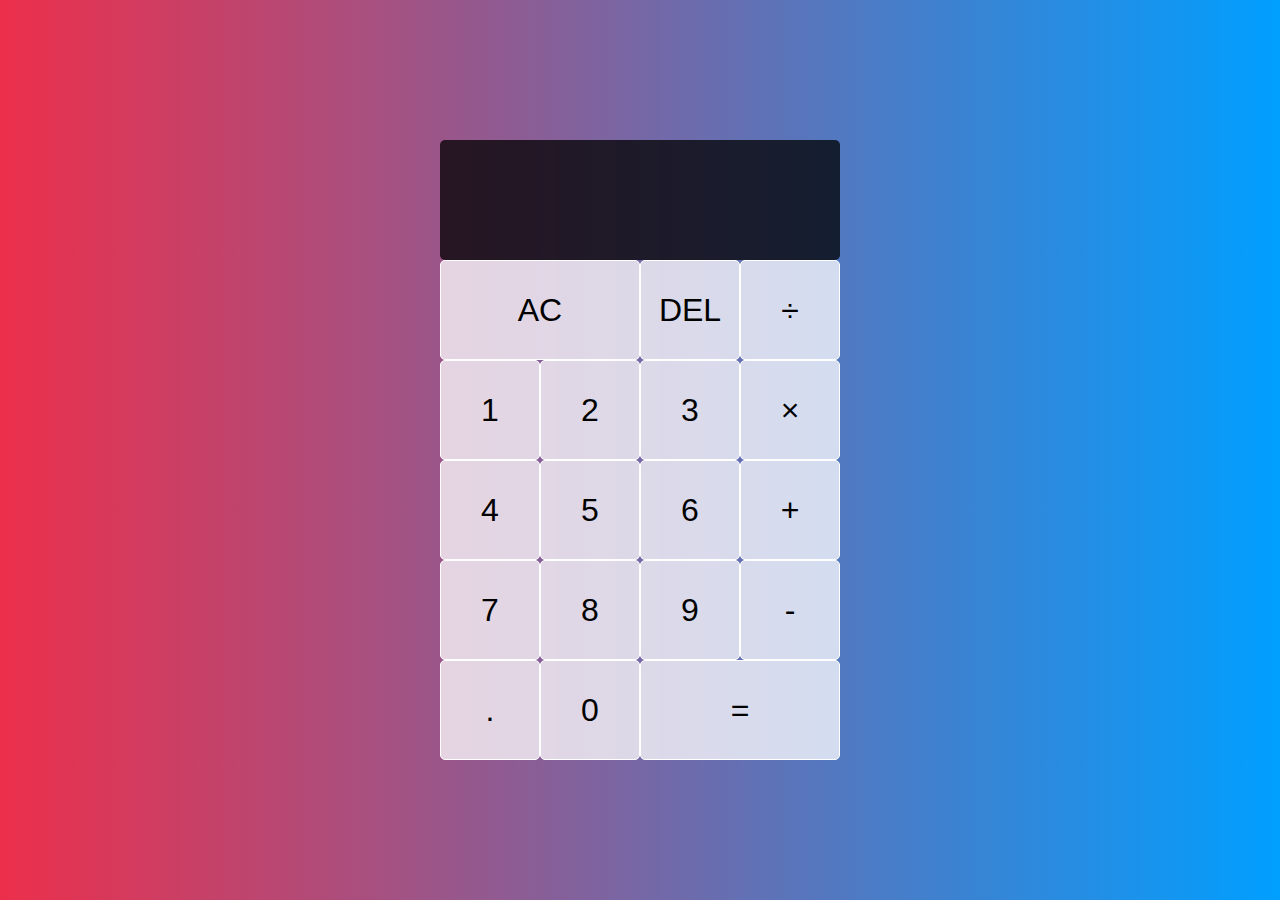
<file: Calculator/Calculator.html>
<!doctype html>
<html lang="en">
<head>
    <meta charset="UTF-8">
    <meta name="viewport" content="width=device-width, initial-scale=1.0">
    <meta http-equiv="X-UA-Compatible" content="ie=edge">
    <title>Calculator</title>
    <style>
        *,*::before,*::after {
            box-sizing: border-box; font-family: Roboto, sans-serif; border-radius: 5px;
        }        
        body {
            padding: 0;
            margin: 0;
            height: 100vh;
            width: 100vw;
            background-image: linear-gradient(to left, #009fff, #ec2f4b);
        }        
        #calculator-grid {
            position: absolute; top: 50%; left: 50%; transform: translate(-50%, -50%);
            display: grid; justify-content: center;
            align-content: center; min-height: 70vh; max-height: 80vh;
            grid-template-columns: repeat(4, 100px);
            grid-template-rows: minmax(120px, auto) repeat(5, 100px);
        }        
        #calculator-grid>button {
            cursor: pointer; font-size: 2rem; border: 1px solid #FFF;
            background-color: rgba(255, 255, 255, 0.75); border-radius: 5px;
        }        
        #calculator-grid>button:hover {
            background-color: rgba(255, 255, 255, 0.45);
        }        
        .span-two {grid-column: span 2; }        
        #output {
            grid-column: 1/-1; background-color: rgba(0, 0, 0, .75);
            display: flex; align-items: flex-end;
            justify-content: space-around; flex-direction: column;
            padding: 10px; word-break: break-word;
        }        
        #previous-operand {
            color: rgba(255, 255, 255, .75); font-size: 1.5rem;
        }        
        #current-operand { color: rgb(255, 255, 255); font-size: 2.5rem; }
    </style>
</head>
<body>
    <div id="calculator-grid">
        <div id="output">
            <div data-previous-operand id="previous-operand"></div>
            <div data-current-operand id="current-operand"></div>
        </div>
        <button data-all-clear class="span-two">AC</button>
        <button data-delete>DEL</button>
        <button data-operation>÷</button>
        <button data-number>1</button>
        <button data-number>2</button>
        <button data-number>3</button>
        <button data-operation>×</button>
        <button data-number>4</button>
        <button data-number>5</button>
        <button data-number>6</button>
        <button data-operation>+</button>
        <button data-number>7</button>
        <button data-number>8</button>
        <button data-number>9</button>
        <button data-operation>-</button>
        <button data-number>.</button>
        <button data-number>0</button>
        <button data-equals class="span-two">=</button>
    </div>
    
    <script>
        const numberButtons = document.querySelectorAll('[data-number]');
        const operationButtons = document.querySelectorAll('[data-operation]');
        const equalsButton = document.querySelector('[data-equals]');
        const deleteButton = document.querySelector('[data-delete]');
        const allClearButton = document.querySelector('[data-all-clear]');
        const previousOperandTextElement = document.querySelector('[data-previous-operand]');
        const currentOperandTextElement = document.querySelector('[data-current-operand]');
        class Calculator {
            constructor() {
                this.previousOperandTextElement = previousOperandTextElement;
                this.currentOperandTextElement = currentOperandTextElement;
                this.clear();
            }            
            clear() {
                this.currentOperand = "";
                this.previousOperand = "";
                this.operation = undefined;
            }            
            delete() {
                this.currentOperand = this.currentOperand.toString().slice(0, -1);
            }            
            appendNumber(number) {
                if (number === '.' && this.currentOperand.includes('.')) return;
                this.currentOperand = this.currentOperand.toString() + number.toString();
            }            
            chooseOperation(operation) {
                if (this.currentOperand === '') return;
                if (this.previousOperand !== '') {
                    this.compute();
                }
                this.operation = operation;
                this.previousOperand = this.currentOperand;
                this.currentOperand = '';
            }            
            compute() {
                let computation;
                const prev = parseFloat(this.previousOperand);
                const current = parseFloat(this.currentOperand);
                if (isNaN(prev) || isNaN(current)) return;
                switch (this.operation) {
                    case '+':
                    computation = prev + current;
                    break;
                    case '-':
                    computation = prev - current;
                    break;
                    case '×':
                    computation = prev * current;
                    break;
                    case '÷':
                    computation = prev / current;
                    break;
                    default: return;
                }
                this.currentOperand = computation;
                this.operation = undefined;
                this.previousOperand = '';
            }            
            getDisplayNumber(number) {
                const stringNum = number.toString();
                const int = parseFloat(stringNum.split('.')[0]);
                const dec = stringNum.split('.')[1];
                let intDisplay;
                
                if (isNaN(int)) intDisplay = '';
                else intDisplay = int.toLocaleString('en', { maximumFractionDigits: 0 });
                
                if (dec != null) return `${intDisplay}.${dec}`;
                else return intDisplay;
            }
            updateDisplay() {
                this.currentOperandTextElement.innerText = this.getDisplayNumber(this.currentOperand);
                if (this.operation != null)
                this.previousOperandTextElement.innerText = `${this.getDisplayNumber(this.previousOperand)} ${this.operation}`;
                else this.previousOperandTextElement.innerText = '';
            }
        }
        numberButtons.forEach(button => {
            button.addEventListener('click', () => {
                calculator.appendNumber(button.innerText);
                calculator.updateDisplay();
            })
        })
        operationButtons.forEach(button => {
            button.addEventListener('click', () => {
                calculator.chooseOperation(button.innerText);
                calculator.updateDisplay();
            })
        })
        equalsButton.addEventListener('click', () => {
            calculator.compute();
            calculator.updateDisplay();
        })
        allClearButton.addEventListener('click', () => {
            calculator.clear();
            calculator.updateDisplay();
        })
        deleteButton.addEventListener('click', () => {
            calculator.delete();
            calculator.updateDisplay();
        })
        const calculator = new Calculator();        
    </script>
</body>
</html>
</file>
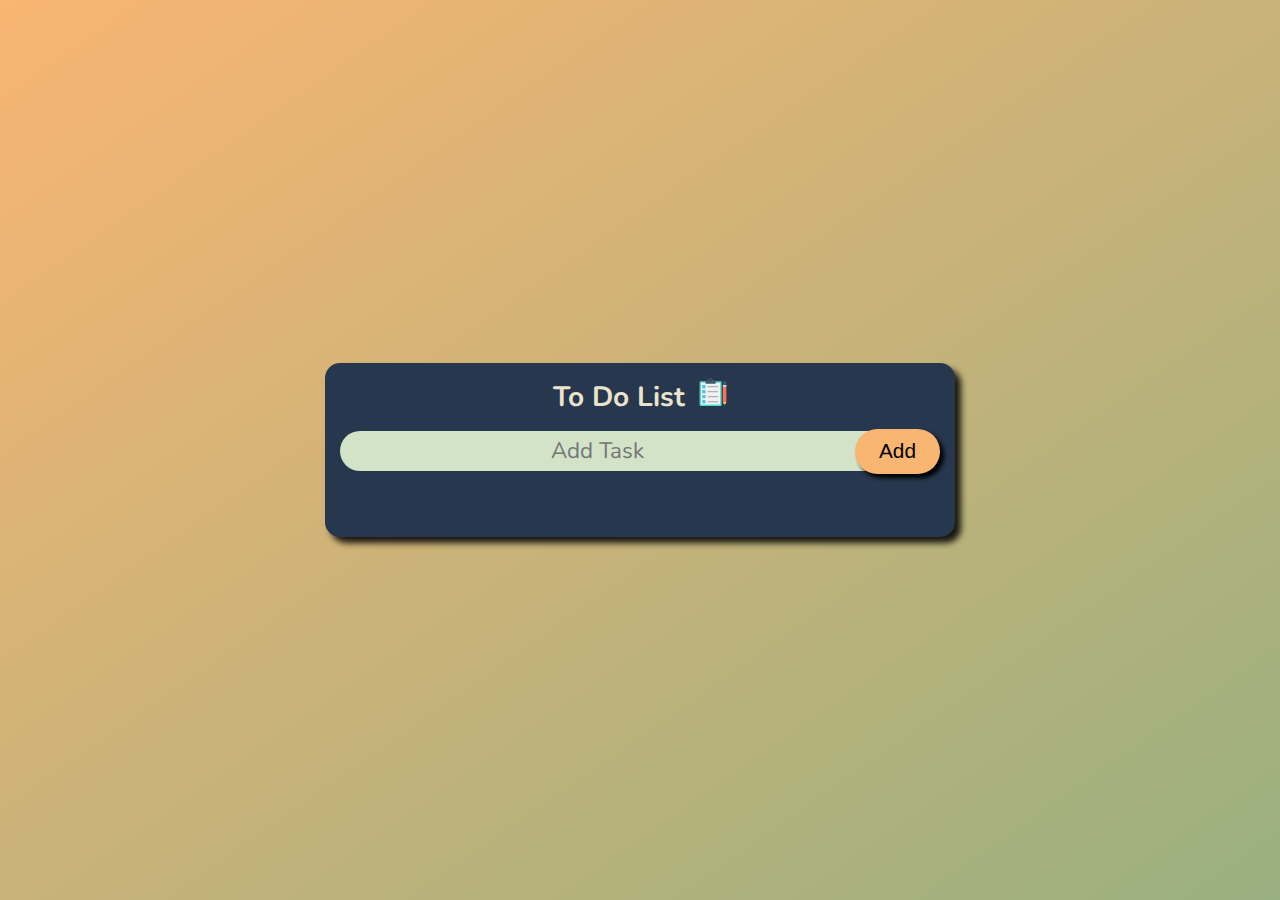
<file: To Do/ToDo.html>
<!DOCTYPE html>
<html lang="en">

<head>
    <meta charset="UTF-8">
    <meta name="viewport" content="width=device-width, initial-scale=1.0">
    <title>To Do</title>
    <link rel="stylesheet" href="./ToDo.css">
    <link rel="shortcut icon" href="./SVG/notepad-note-svgrepo-com.svg" type="image/svg">
</head>

<body>

    <div class="contain">
        <div class="box">
            <header>To Do List <img src="./SVG/notepad-note-svgrepo-com.svg"
                    alt="notepad"></header>

            <div class="textarea">
                <input type="text" id="textCont" placeholder="Add Task">
                <button id="addBtn" type="submit" for="textCont" onclick="addTask()">Add</button>
            </div>

            <div class="tasks">
                <ul id="taskList">
                    <!-- <li class="checked">Task 1</li>
                    <li>Task 2</li>
                    <li>Task 3</li> -->
                </ul>
            </div>
        </div>
    </div>

    <script src="./ToDo.js"></script>
</body>

</html>
</file>
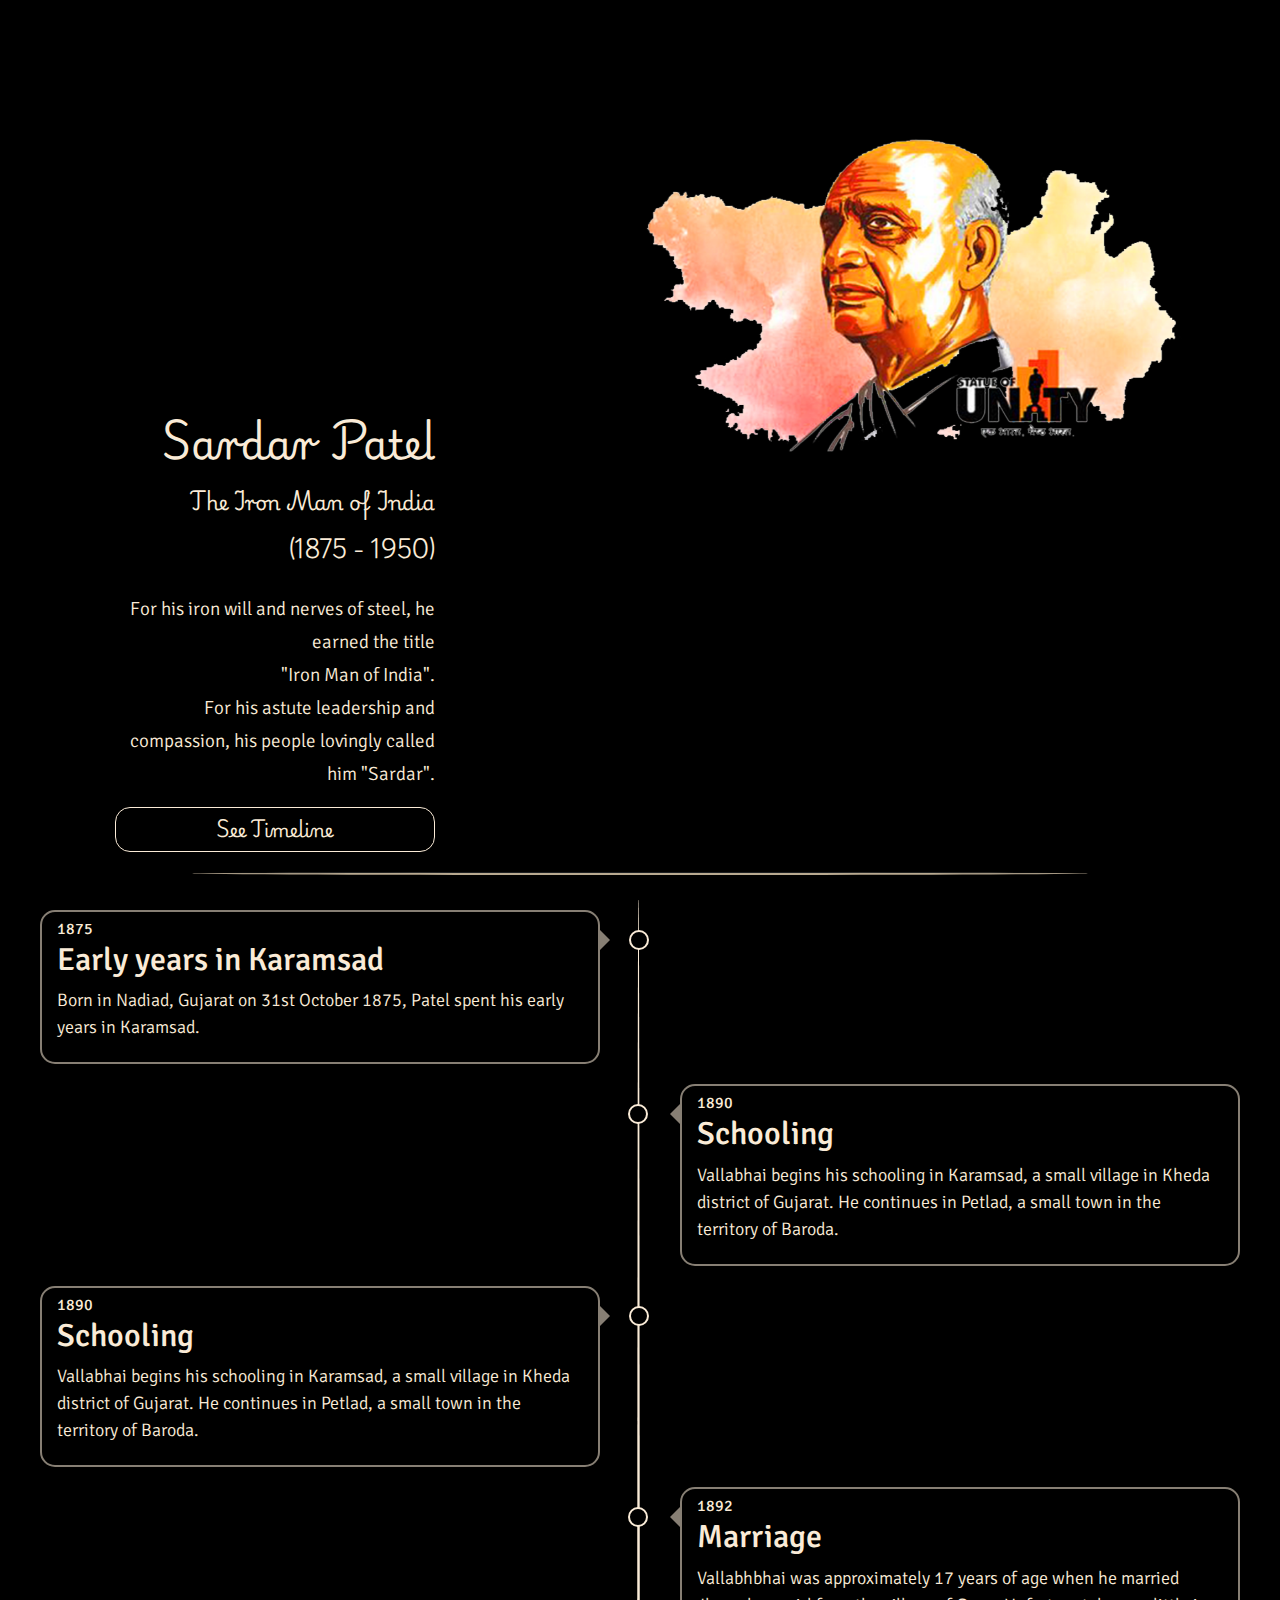
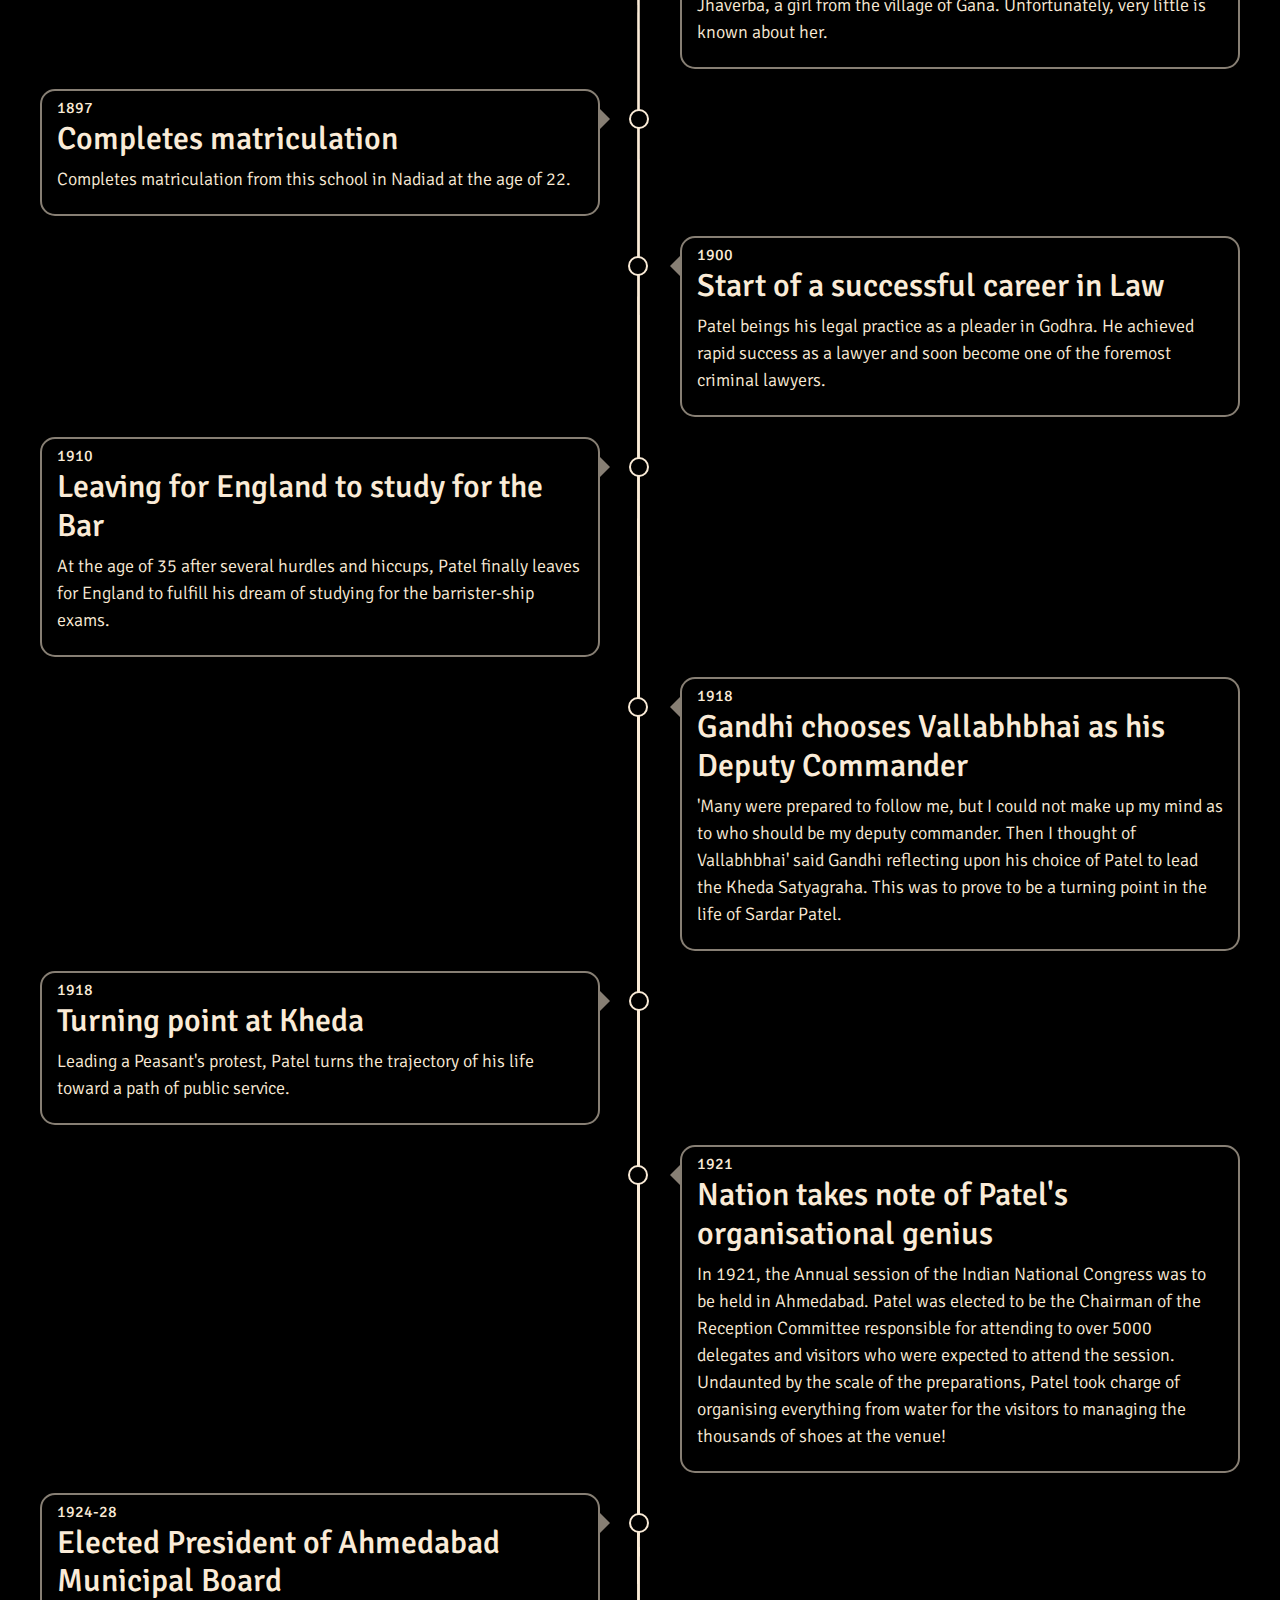
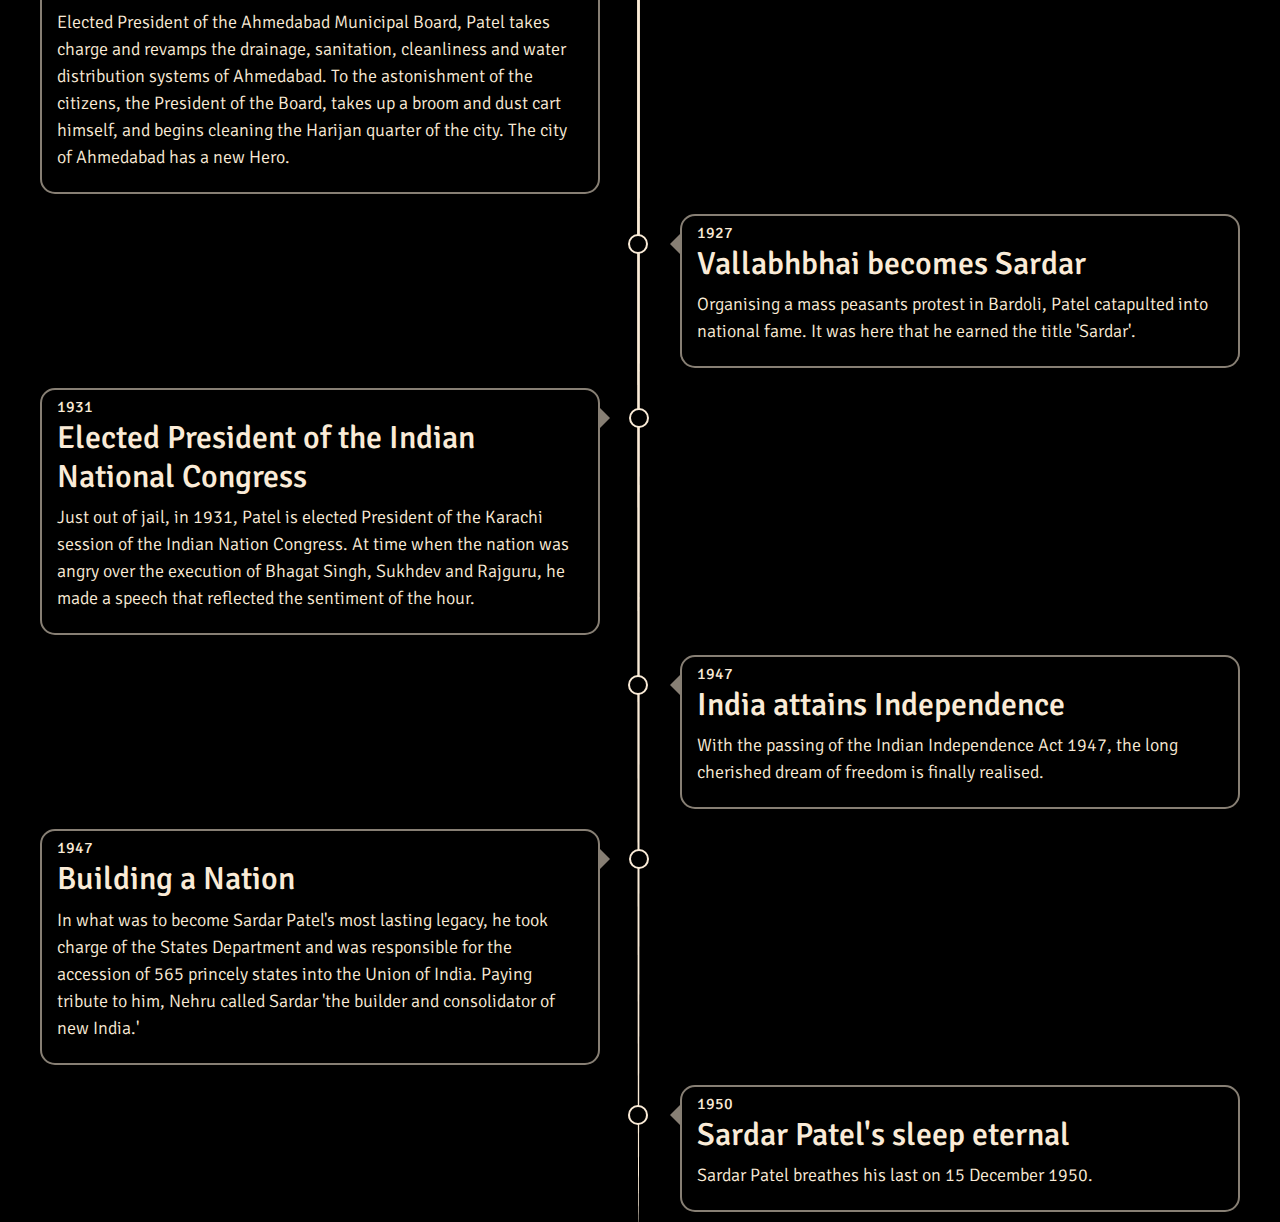
<file: Tribute Page/Page.html>
<!doctype html>
<html lang="en">
<head>
    <meta charset="UTF-8">
    <meta name="viewport"
          content="width=device-width, user-scalable=no, initial-scale=1.0, maximum-scale=1.0, minimum-scale=1.0">
    <meta http-equiv="X-UA-Compatible" content="ie=edge">
    <title>Tribute Page</title>
    <link rel="shortcut icon" href="./Assets/bxs-coffee.svg" type="image/x-icon">
    <link rel="stylesheet" href="./Page.css">
    <link href="https://cdn.jsdelivr.net/npm/bootstrap@5.3.3/dist/css/bootstrap.min.css" rel="stylesheet"
          integrity="sha384-QWTKZyjpPEjISv5WaRU9OFeRpok6YctnYmDr5pNlyT2bRjXh0JMhjY6hW+ALEwIH" crossorigin="anonymous">
</head>
<body>
<div class="img-md-div">
    <img src="./Assets/background.png" alt="Sardar Patel" class="d-md-none img-md">
</div>
<div class="homeScreen d-flex justify-content-around">
    <div class="homeScreenText mx-4 d-flex flex-column justify-content-end col-6 col-md-3">
        <h1 class="text-end my-3">
            Sardar Patel
        </h1>
        <h5 class="text-end my-2">
            The Iron Man of India
        </h5>
        <h5 class="text-end my-3">
            (1875 - 1950)
        </h5>
        <p class="text-end my-3">
            For his iron will and nerves of steel, he earned the title <br> "Iron Man of India". <br>
            For his astute leadership and compassion, his people lovingly called him "Sardar".
        </p>
        <a type="button" class="timeLineBtn mb-5 text-center" id="timeLineBtn" href="#timeLine">
            See Timeline
        </a>
    </div>
    <img src="./Assets/background.png" alt="Sardar Patel" class="d-none d-md-flex">
</div>

<hr class="endLine">

<div class="timeLine" id="timeLine">
    <div class="content left">
        <div class="contentDiv leftDiv">
            <span class="d-lg-none">1875</span>
            <div class="d-none d-lg-flex">1875</div>
            <h2>Early years in Karamsad</h2>
            <p>
                Born in Nadiad, Gujarat on 31st October 1875, Patel spent his early years in Karamsad.
            </p>
        </div>
    </div>
    <div class="content right">
        <div class="contentDiv rightDiv">
            <span class="d-lg-none">1890</span>
            <div class="d-none d-lg-flex">1890</div>
            <h2>Schooling</h2>
            <p>
                Vallabhai begins his schooling in Karamsad, a small village in Kheda district of Gujarat.
                He continues in Petlad, a small town in the territory of Baroda.
            </p>
        </div>
    </div>
    <div class="content left">
        <div class="contentDiv leftDiv">
            <span class="d-lg-none">1890</span>
            <div class="d-none d-lg-flex">1890</div>
            <h2>Schooling</h2>
            <p>
                Vallabhai begins his schooling in Karamsad, a small village in Kheda district of Gujarat.
                He continues in Petlad, a small town in the territory of Baroda.
            </p>
        </div>
    </div>
    <div class="content right">
        <div class="contentDiv rightDiv">
            <span class="d-lg-none">1892</span>
            <div class="d-none d-lg-flex">1892</div>
            <h2>Marriage</h2>
            <p>
                Vallabhbhai was approximately 17 years of age when he married Jhaverba, a girl from the
                village of Gana. Unfortunately, very little is known about her.
            </p>
        </div>
    </div>
    <div class="content left">
        <div class="contentDiv leftDiv">
            <span class="d-lg-none">1897</span>
            <div class="d-none d-lg-flex">1897</div>
            <h2>Completes matriculation</h2>
            <p>
                Completes matriculation from this school in Nadiad at the age of 22.
            </p>
        </div>
    </div>
    <div class="content right">
        <div class="contentDiv rightDiv">
            <span class="d-lg-none">1900</span>
            <div class="d-none d-lg-flex">1900</div>
            <h2>Start of a successful career in Law</h2>
            <p>
                Patel beings his legal practice as a pleader in Godhra.
                He achieved rapid success as a lawyer and soon become one of the foremost criminal lawyers.
            </p>
        </div>
    </div>
    <div class="content left">
        <div class="contentDiv leftDiv">
            <span class="d-lg-none">1910</span>
            <div class="d-none d-lg-flex">1910</div>
            <h2>Leaving for England to study for the Bar</h2>
            <p>
                At the age of 35 after several hurdles and hiccups, Patel finally leaves
                for England to fulfill his dream of studying for the barrister-ship exams.
            </p>
        </div>
    </div>
    <div class="content right">
        <div class="contentDiv rightDiv">
            <span class="d-lg-none">1918</span>
            <div class="d-none d-lg-flex">1918</div>
            <h2>Gandhi chooses Vallabhbhai as his Deputy Commander</h2>
            <p>
                'Many were prepared to follow me, but I could not make up my mind as to
                who should be my deputy commander. Then I thought of Vallabhbhai' said Gandhi
                reflecting upon his choice of Patel to lead the Kheda Satyagraha.
                This was to prove to be a turning point in the life of Sardar Patel.
            </p>
        </div>
    </div>
    <div class="content left">
        <div class="contentDiv leftDiv">
            <span class="d-lg-none">1918</span>
            <div class="d-none d-lg-flex">1918</div>
            <h2>Turning point at Kheda</h2>
            <p>
                Leading a Peasant's protest, Patel turns the trajectory of his life toward
                a path of public service.
            </p>
        </div>
    </div>
    <div class="content right">
        <div class="contentDiv rightDiv">
            <span class="d-lg-none">1921</span>
            <div class="d-none d-lg-flex">1921</div>
            <h2>Nation takes note of Patel's organisational genius</h2>
            <p>
                In 1921, the Annual session of the Indian National Congress was to be held in Ahmedabad.
                Patel was elected to be the Chairman of the Reception Committee responsible for attending
                to over 5000 delegates and visitors who were expected to attend the session. Undaunted by
                the scale of the preparations, Patel took charge of organising everything from water for
                the visitors to managing the thousands of shoes at the venue!
            </p>
        </div>
    </div>
    <div class="content left">
        <div class="contentDiv leftDiv">
            <span class="d-lg-none">1924-28</span>
            <div class="d-none d-lg-flex">1924-28</div>
            <h2>Elected President of Ahmedabad Municipal Board</h2>
            <p>
                Elected President of the Ahmedabad Municipal Board, Patel takes charge and revamps the
                drainage, sanitation, cleanliness and water distribution systems of Ahmedabad. To the
                astonishment of the citizens, the President of the Board, takes up a broom and dust cart
                himself, and begins cleaning the Harijan quarter of the city.
                The city of Ahmedabad has a new Hero.
            </p>
        </div>
    </div>
    <div class="content right">
        <div class="contentDiv rightDiv">
            <span class="d-lg-none">1927</span>
            <div class="d-none d-lg-flex">1927</div>
            <h2>Vallabhbhai becomes Sardar</h2>
            <p>
                Organising a mass peasants protest in Bardoli, Patel catapulted into national fame.
                It was here that he earned the title 'Sardar'.
            </p>
        </div>
    </div>
    <div class="content left">
        <div class="contentDiv leftDiv">
            <span class="d-lg-none">1931</span>
            <div class="d-none d-lg-flex">1931</div>
            <h2>Elected President of the Indian National Congress</h2>
            <p>
                Just out of jail, in 1931, Patel is elected President of the Karachi session of the
                Indian Nation Congress. At time when the nation was angry over the execution of
                Bhagat Singh, Sukhdev and Rajguru, he made a speech that reflected the sentiment of the hour.
            </p>
        </div>
    </div>
    <div class="content right">
        <div class="contentDiv rightDiv">
            <span class="d-lg-none">1947</span>
            <div class="d-none d-lg-flex">1947</div>
            <h2>India attains Independence</h2>
            <p>
                With the passing of the Indian Independence Act 1947, the long cherished dream of freedom
                is finally realised.
            </p>
        </div>
    </div>
    <div class="content left">
        <div class="contentDiv leftDiv">
            <span class="d-lg-none">1947</span>
            <div class="d-none d-lg-flex">1947</div>
            <h2>Building a Nation</h2>
            <p>
                In what was to become Sardar Patel's most lasting legacy, he took charge of the States
                Department and was responsible for the accession of 565 princely states into the Union
                of India. Paying tribute to him, Nehru called Sardar 'the builder and consolidator of
                new India.'
            </p>
        </div>
    </div>
    <div class="content right">
        <div class="contentDiv rightDiv">
            <span class="d-lg-none">1950</span>
            <div class="d-none d-lg-flex">1950</div>
            <h2>Sardar Patel's sleep eternal</h2>
            <p>
                Sardar Patel breathes his last on 15 December 1950.
            </p>
        </div>
    </div>
</div>

<script src="https://cdn.jsdelivr.net/npm/bootstrap@5.3.3/dist/js/bootstrap.bundle.min.js"
        integrity="sha384-YvpcrYf0tY3lHB60NNkmXc5s9fDVZLESaAA55NDzOxhy9GkcIdslK1eN7N6jIeHz"
        crossorigin="anonymous"></script>
</body>
</html>
</file>
<file: To Do/ToDo.css>
@import url('https://fonts.googleapis.com/css2?family=Montserrat:wght@300&family=Nunito&display=swap');

body{
    font-family: 'Nunito', sans-serif;
    color: #ECE3CE;
    padding: 0;
    margin: 0;
}

.contain{
    display: flex;
    justify-content: center;
    align-items: center;
    position: absolute;
    top: 0;
    background: linear-gradient(145deg, #F9B572, #99B080);
    min-height: 100%;
    width: 100%;
}

.box{
    max-height: 300px;
    min-height: 150px;
    width: 600px;
    padding: 10px 15px;
    font-size: 1.75rem;
    border-radius: 15px;
    background: #27374D;
    box-shadow: 6px 6px 6px rgba(0, 0, 0, 0.87);
}

.box header{
    text-align: center;
    padding: 5px 5px 15px;
    font-weight: 700;
}

.box img{
    height: 1.75rem;
    padding-left: 6px;
}

.textarea{
    background-color: #D2E3C8;
    border-radius: 30px;
    display: flex;
    flex-direction: row;
    align-items: center;
    font-size: 1.5rem;
    height: 40px;
    width: 100%;
}

#textCont{
    flex: 1;
    padding: 15px;
    text-overflow: ellipsis;
    outline: none;
    border: 0;
    font-size: 1.4rem;
    background: transparent;
}

#textCont::placeholder{
    text-align: center;
    font-family: 'Nunito', sans-serif;
    font-size: 1.4rem;
}

#addBtn{
    font-size: 1.3rem;
    padding: 5px;
    width: 85px;
    height: 45px;
    background-color: #F9B572;
    border: 0;
    border-radius: 30px;
    box-shadow: 4px 4px 4px black;
    transition: all 0.1s ease-in-out;
}

#addBtn:active{
    height: 40px;
    width: 80px;
}


#taskList{
    list-style: none;
    user-select: none;
    cursor: pointer;
    overflow: hidden;
    transition: all 0.3s cubic-bezier(0.38, 0.01, 0.58, 1);
}

#taskList li{
    padding: 3px 15px 3px 42px;
    position: relative;
    transition: all 0.3s ease-in-out;
}

#taskList li::before{
    content: "";
    padding: 0;
    position: absolute;
    height: 28px;
    width: 28px;
    border-radius: 50%;
    background: #ECE3CE center;
    background-size: 35px 35px;
    top: 12px;
    left: 0;
    transition: all 1s ease-in-out;
}

#taskList .checked{
    text-decoration: line-through;
    color: #B6BBC4;
    transition: all 0.3s ease-in-out;
}

#taskList .checked::before{
    background: url(./SVG/check-circle-svgrepo-com.svg) center;
    background-size: 35px 35px;
    top: 12px;
    left: 0;
    transition: all 0.3s ease-in-out;
}

#taskList li span{
    position: absolute;
    top: 2px;    
    width: 30px;
    right: 5px;
    text-align: center;
    font-size: 2.1rem;
    font-weight: 600;
    z-index: 2;
    color: #ECE3CE;
    border-radius: 5px;
    transition: all 0.3s ease-in-out;
}

#taskList li span:hover{
    background: #edeef039;
    transition: all 0.3s ease-in-out;
}

::-webkit-scrollbar{
    width: 10px;
    background: transparent;
    border: none;
}

::-webkit-scrollbar-track{
    background: transparent;
    border-radius: 15px;
}

::-webkit-scrollbar-thumb{
    background: #888;
    border-radius: 15px;
}

::-webkit-scrollbar-thumb:hover {
    background: #555; 
}
</file>
<file: Tribute Page/Page.css>
@import url('https://fonts.googleapis.com/css2?family=Playwrite+PL:wght@100..400&display=swap');
@import url('https://fonts.googleapis.com/css2?family=Signika:wght@300..700&display=swap');

:root {
    --cursiveHead: "Playwrite PL";
    --contentFont: "Signika";
}

* {
    color: antiquewhite;
}

body {
    padding: 0;
    margin: 0;
    height: 100vh;
    width: 100%;
}

body::-webkit-scrollbar {
    width: 0;
}

a {
    font-family: var(--cursiveHead), cursive;
}

p {
    font-family: var(--contentFont), sans-serif;
    font-weight: 300;
    font-size: 18px;
}

.homeScreen {
    padding: 0;
    height: 100%;
    width: 100%;
    background: #000000;
}

.homeScreen h1,
.homeScreen h5 {
    font-family: var(--cursiveHead), cursive;
}

.homeScreenText p {
    line-height: 33px;
    font-size: 19px;
}

.homeScreen img {
    height: 550px;
}

.timeLineBtn {
    font-size: 18px;
    background: none;
    color: antiquewhite;
    border: 1px solid antiquewhite;
    padding: 8px;
    border-radius: 15px;
    transition: all 0.3s ease-in-out;
    text-decoration: none;
}

.timeLineBtn:hover {
    background: antiquewhite;
    color: #000000;
}

/*Horizontal Line*/
.endLine {
    margin: 0;
    position: absolute;
    bottom: 25px;
    left: 50%;
    background: #E7D4B5;
    opacity: 0.8;
    height: 3px;
    width: 70%;
    border-radius: 48%;
    transform: translateX(-50%);
}

.timeLine {
    max-width: 100%;
    background: #000000;
    position: relative;
}

/*Vertical Line of Timeline*/
.timeLine::after {
    content: '';
    background: antiquewhite;
    position: absolute;
    width: 3px;
    top: 0;
    left: 50%;
    bottom: 0;
    border-radius: 45%;
    margin-left: -3px;
}

.content {
    padding: 10px 40px;
    position: relative;
    width: 50%;
}

/*Circles on Timeline*/
.contentDiv::after {
    content: '';
    position: absolute;
    border-radius: 50%;
    background: #000000;
    border: 2px solid antiquewhite;
    width: 20px;
    height: 20px;
    right: -9px;
    top: 30px;
    z-index: 2;
    transition: all 0.3s ease-in-out;
}

.contentDiv {
    transition: all 0.3s ease-in-out;
    cursor: pointer;
    border: 2px solid rgba(250, 235, 215, 0.54);
    border-radius: 15px;
    padding: 5px 15px;
    font-family: var(--contentFont), sans-serif;
}

.contentDiv:hover,
.contentDiv:hover::after {
    background: antiquewhite;
    color: #000000;
}

.contentDiv:hover div,
.contentDiv:hover span,
.contentDiv:hover p {
    color: #000000;
}

.left {
    left: 0;
}

.right {
    left: 50%;
}

/*Fixing Circle for right content container*/
.right .contentDiv::after {
    left: -12px;
}

/*Arrows to left*/
.leftDiv::before {
    content: '';
    position: absolute;
    top: 30px;
    width: 0;
    z-index: 2;
    right: 30px;
    border: medium solid;
    border-color: transparent transparent transparent rgba(250, 235, 215, 0.54);
    transition: all 0.3s ease-in-out;
}

.leftDiv::before {
    border-width: 10px 0 10px 10px;
}

.rightDiv::before {
    content: '';
    position: absolute;
    top: 30px;
    width: 0;
    z-index: 2;
    left: 30px;
    border: medium solid;
    border-color: transparent rgba(250, 235, 215, 0.54) transparent transparent;
    transition: all 0.3s ease-in-out;
}

.rightDiv::before {
    border-width: 10px 10px 10px 0;
}

.leftDiv:hover::before {
    border: medium solid;
    border-color: transparent transparent transparent antiquewhite;
}

.leftDiv:hover::before {
    border-width: 10px 0 10px 10px;
}

.rightDiv:hover::before {
    border: medium solid;
    border-color: transparent antiquewhite transparent transparent;
}

.rightDiv:hover::before {
    border-width: 10px 10px 10px 0;
}

@media (max-width: 768px) {
    .img-md-div {
        background: #000000;
        display: flex;
        justify-content: center;
    }

    .img-md {
        height: 500px;
    }

    .homeScreenText {
        display: flex;
        justify-content: center;
        align-self: flex-start;
        margin: 0;
    }

    .endLine {
        position: relative;
        bottom: 20px;
    }

    .timeLine {
        margin-top: -3px;
    }

    .timeLine::after {
        left: 35px;
    }

    /*Setting width of the Content container*/
    .content {
        width: 100%;
        padding-left: 70px;
        padding-right: 25px;
    }

    /*Changing direction of Arrows to point to left*/
    .contentDiv::before {
        left: 60px;
        border: medium solid;
        border-color: transparent rgba(250, 235, 215, 0.54) transparent transparent;
    }

    .contentDiv::before {
        border-width: 10px 10px 10px 0;
    }

    .contentDiv:hover::before {
        border: medium solid;
        border-color: transparent antiquewhite transparent transparent;
    }

    .contentDiv:hover::before {
        border-width: 10px 10px 10px 0;
    }

    /*Re-centering Circles*/
    .contentDiv::after {
        left: 23px;
    }

    .right .contentDiv::after {
        left: 23px;
    }

    .right {
        left: 0;
    }
}

@media (max-width: 535px) {
    .img-md {
        height: 400px;
    }

    .timeLineBtn {
        margin-bottom: 15px;
    }

    .endLine {
        position: relative;
    }

    .timeLine {
        margin-top: -3px;
    }
}

@media (max-width: 420px) {
    .img-md {
        height: 250px;
    }
}
</file>
